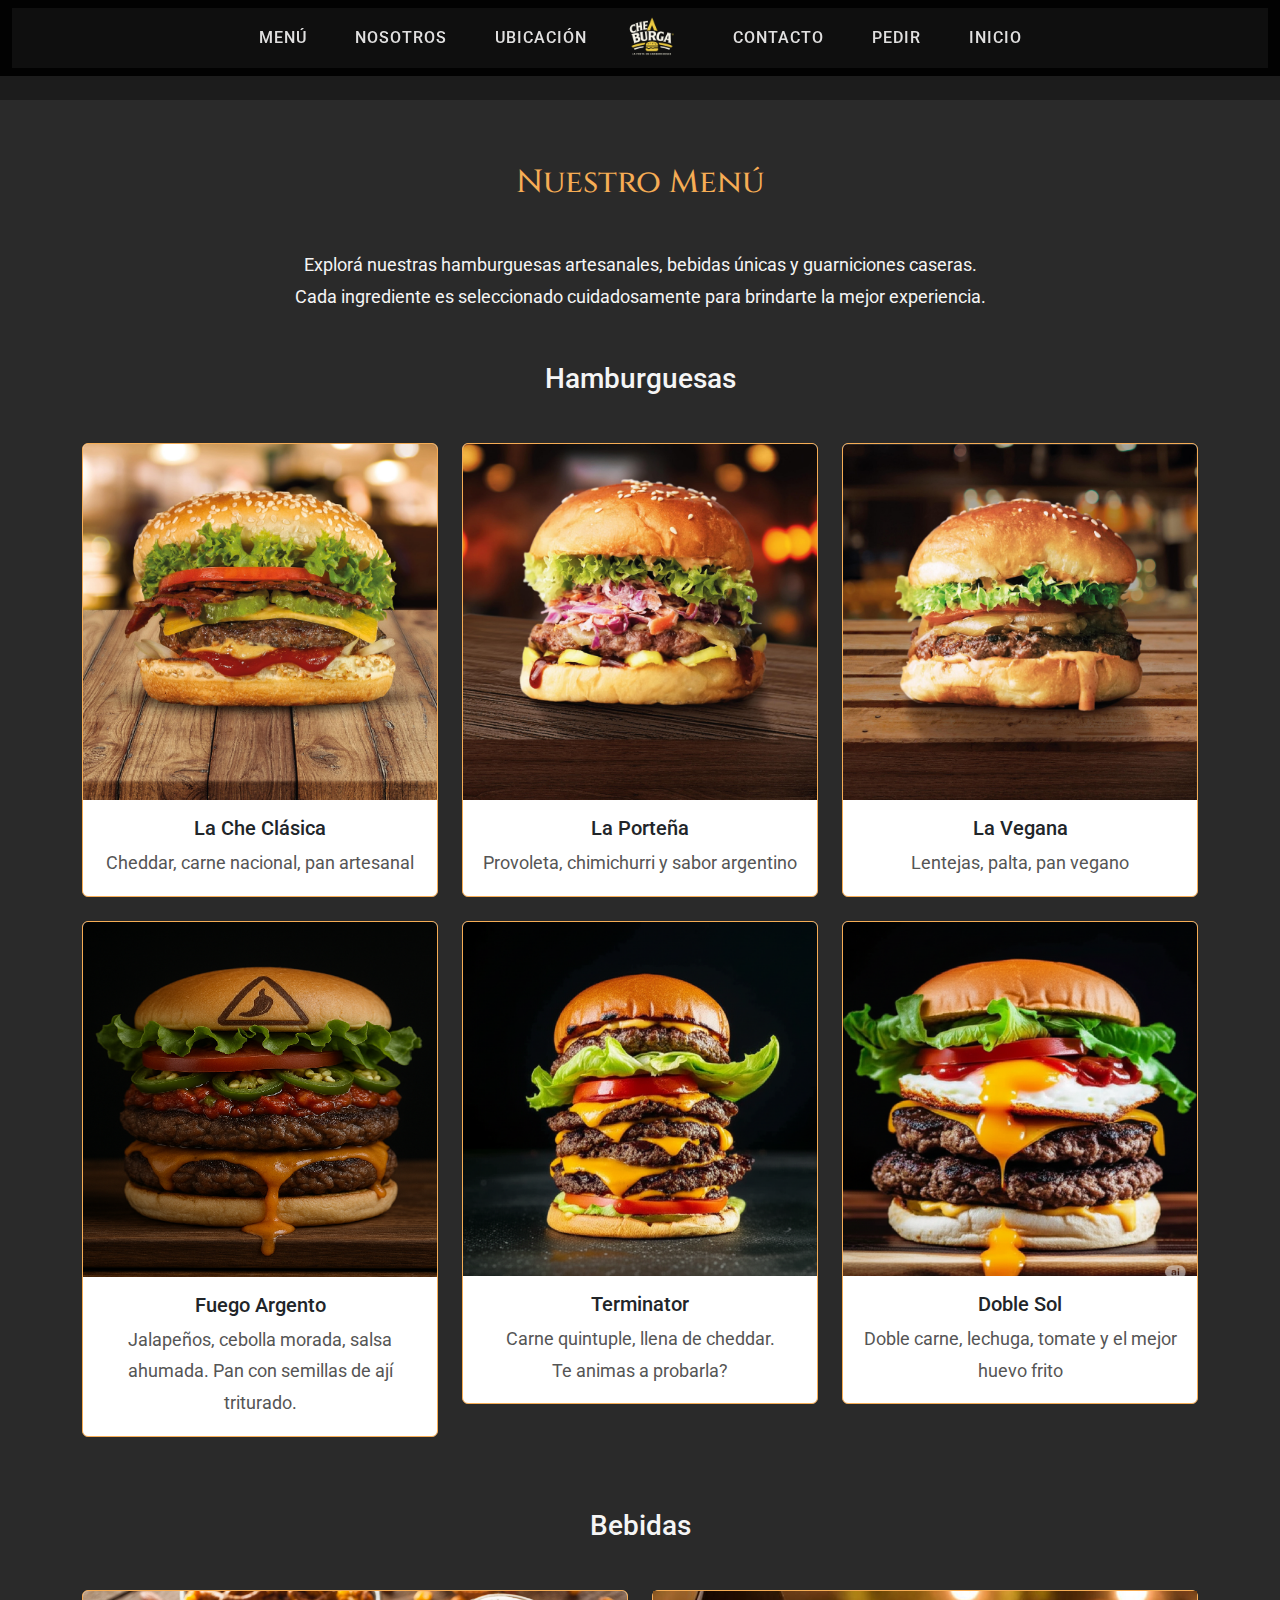
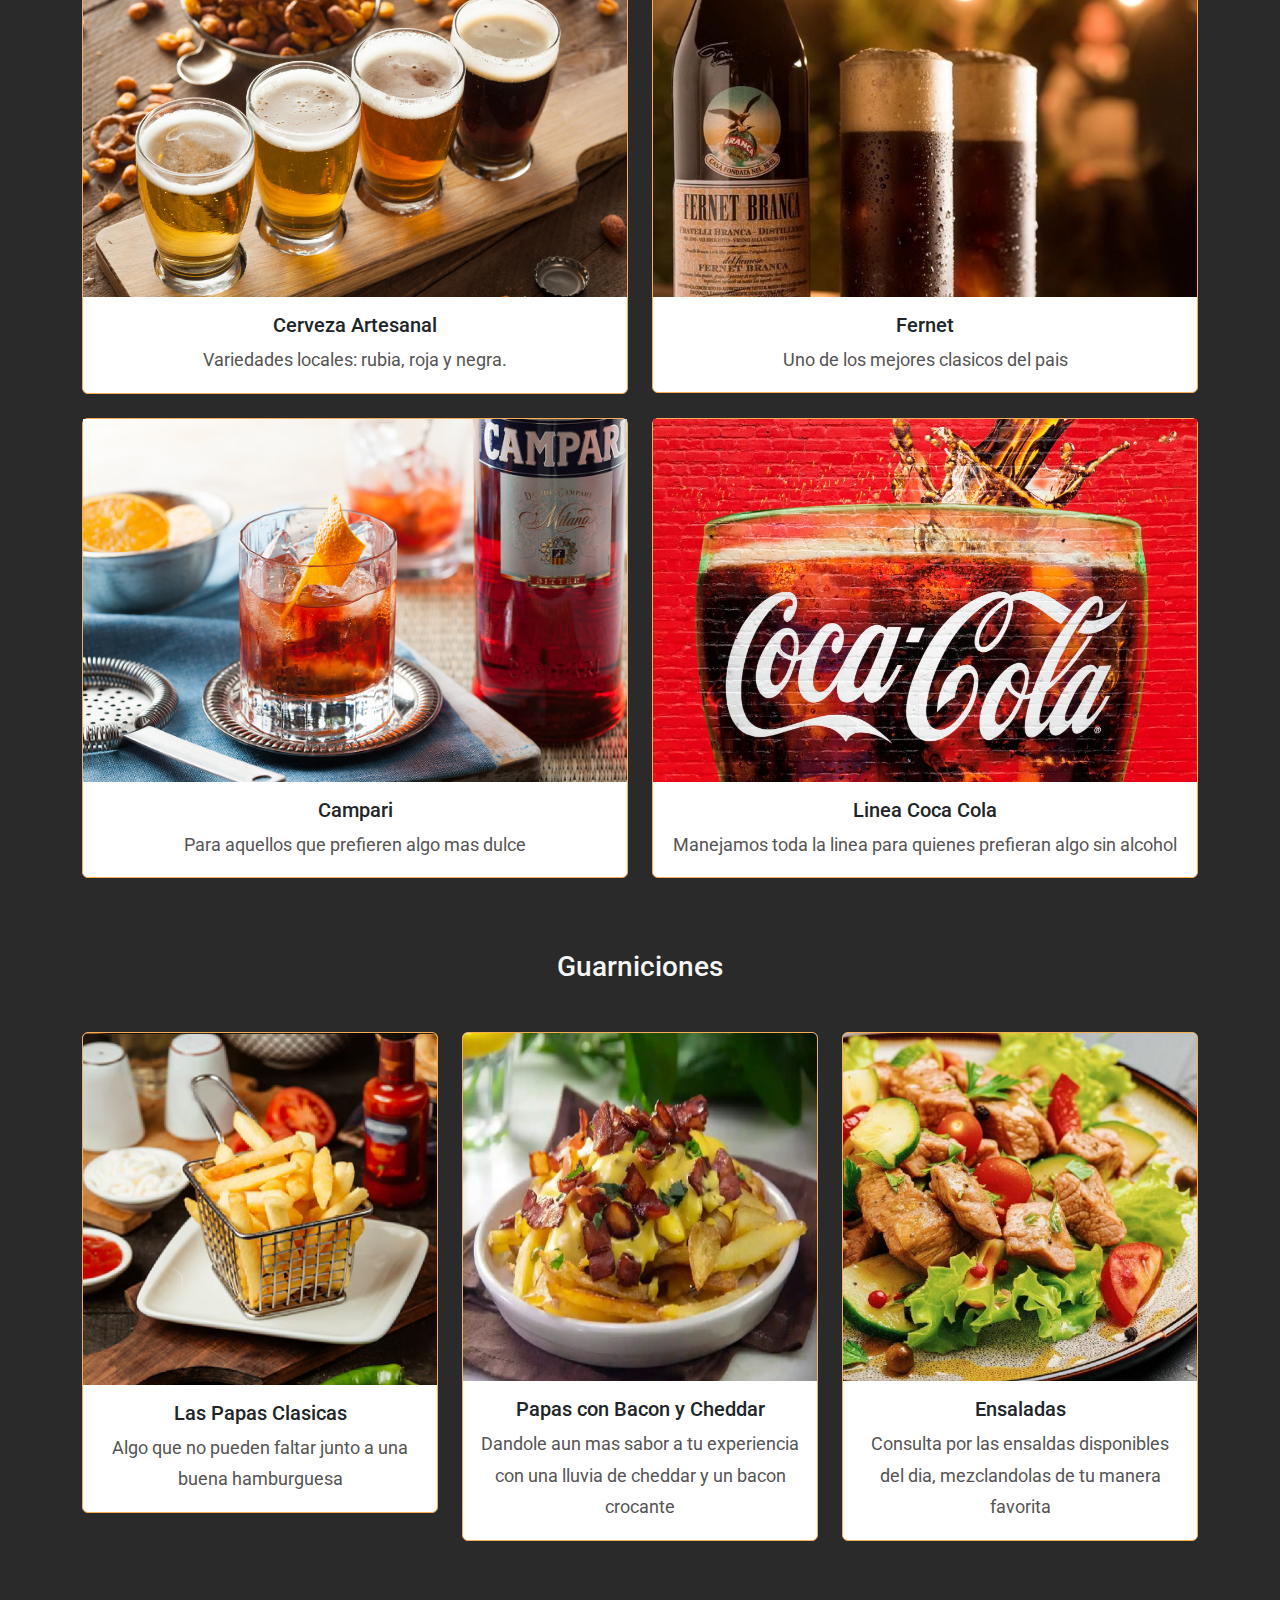
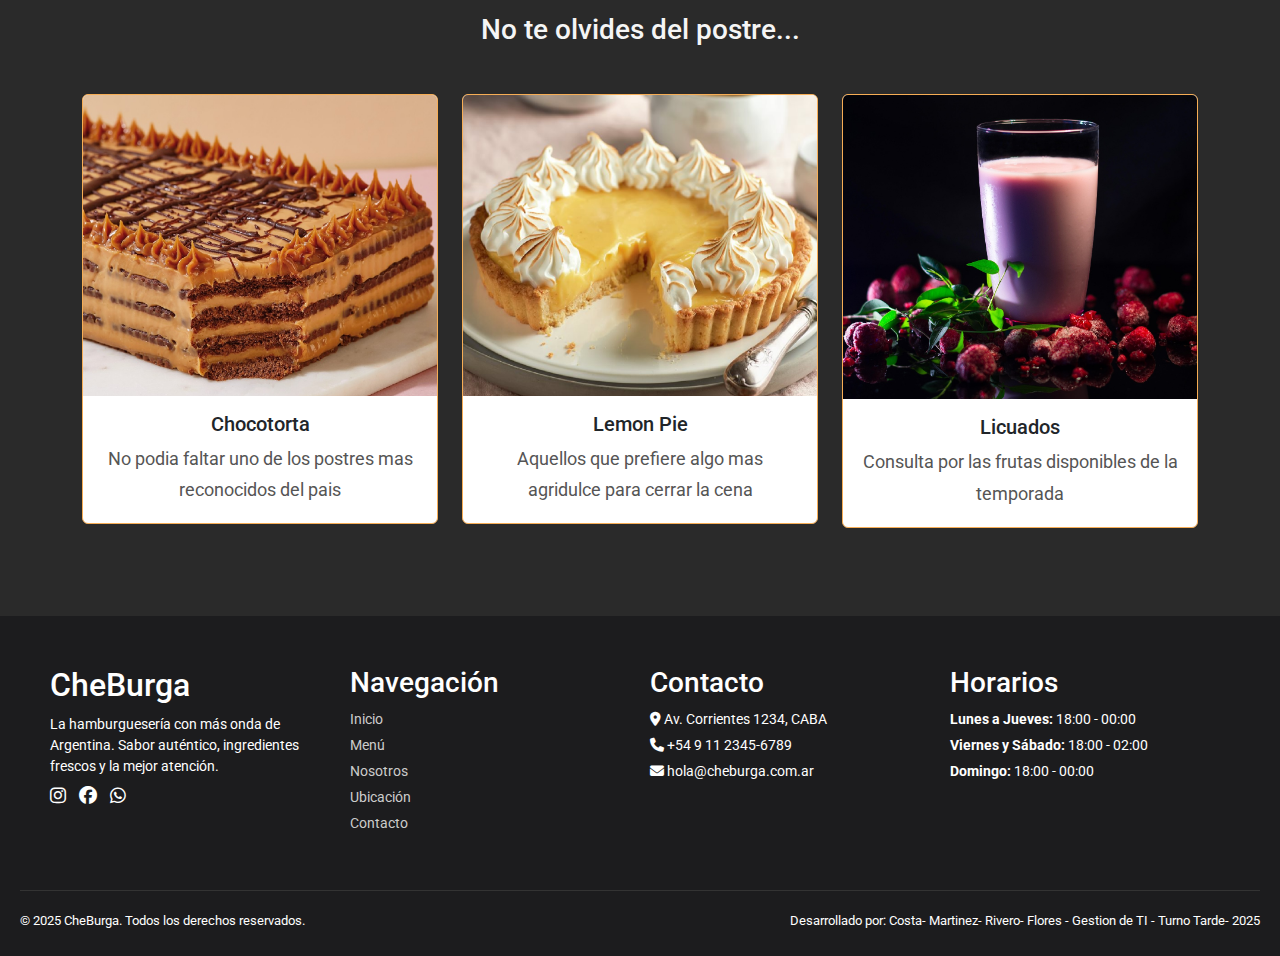
<file: menu.html>
<!DOCTYPE html>
<html lang="es">

<head>
  <meta charset="UTF-8">
  <meta name="viewport" content="width=device-width, initial-scale=1.0">
  <title>CheBurga | Menu</title>
  <meta name="description" content="Página de CheBurga">
  <link href="https://cdn.jsdelivr.net/npm/bootstrap@5.3.2/dist/css/bootstrap.min.css" rel="stylesheet">
  <link href="https://fonts.googleapis.com/css2?family=Cinzel:wght@600&family=Roboto:wght@300;400;700&display=swap"
    rel="stylesheet">
  <link rel="stylesheet" href="https://cdnjs.cloudflare.com/ajax/libs/font-awesome/6.4.0/css/all.min.css">
  <link rel="stylesheet" href="css/styles.css">
  <link rel="icon" href="img/logo.ico" type="image/png">
</head>

<body>

  <nav class="navbar navbar-expand-lg fixed-top">
    <div class="container-fluid">
      <button class="navbar-toggler ms-3" type="button" data-bs-toggle="collapse" data-bs-target="#navbarNav">
        <span class="navbar-toggler-icon"></span>
      </button>
      <a class="navbar-brand mx-auto d-lg-none" href="index.html">
        <img src="img/logo.png" alt="Logo CheBurga" class="navbar-logo">
      </a>
      <div class="collapse navbar-collapse justify-content-center" id="navbarNav">
        <ul class="navbar-nav d-none d-lg-flex align-items-center">
          <div class="navbar-split">
            <li class="nav-item"><a class="nav-link" href="menu.html">Menú</a></li>
            <li class="nav-item"><a class="nav-link" href="nosotros.html">Nosotros</a></li>
            <li class="nav-item"><a class="nav-link" href="ubicacion.html">Ubicación</a></li>
          </div>
          <a class="navbar-brand px-4" href="index.html">
            <img src="img/logo.png" alt="Logo CheBurga" class="navbar-logo">
          </a>
          <div class="navbar-split">
            <li class="nav-item"><a class="nav-link" href="contacto.html">Contacto</a></li>
            <li class="nav-item"><a class="nav-link" href="pedir.html">Pedir</a></li>
            <li class="nav-item"><a class="nav-link" href="index.html">Inicio</a></li>
          </div>
        </ul>
        <ul class="navbar-nav d-lg-none text-center">
          <li class="nav-item"><a class="nav-link" href="menu.html">Menú</a></li>
          <li class="nav-item"><a class="nav-link" href="nosotros.html">Nosotros</a></li>
          <li class="nav-item"><a class="nav-link" href="ubicacion.html">Ubicación</a></li>
          <li class="nav-item"><a class="nav-link" href="contacto.html">Contacto</a></li>
          <li class="nav-item"><a class="nav-link" href="pedir.html">Pedir</a></li>
        </ul>
      </div>
    </div>
  </nav>
  <div style="margin-top: 100px;"></div>

  <section class="section-dark text-center">
    <div class="container">
      <h2 class="mb-5">Nuestro Menú</h2>
      <p class="mb-4" style="max-width: 700px; justify-self: center;">Explorá nuestras hamburguesas artesanales, bebidas únicas y guarniciones caseras. Cada ingrediente
        es seleccionado cuidadosamente para brindarte la mejor experiencia.</p>

      <h3 class="my-5">Hamburguesas</h3>
      <div class="row">
        <div class="col-md-4 mb-4">
          <div class="card" style="border-color: #f6ad55;">
            <img src="img/clasica.jpg" class="card-img-top" alt="La Che Clásica">
            <div class="card-body">
              <h5 class="card-title">La Che Clásica</h5>
              <p class="card-text acento1">Cheddar, carne nacional, pan artesanal</p>
            </div>
          </div>
        </div>
        <div class="col-md-4 mb-4">
          <div class="card" style="border-color: #f6ad55;">
            <img src="img/portenia.jpg" class="card-img-top" alt="La Porteña">
            <div class="card-body">
              <h5 class="card-title">La Porteña</h5>
              <p class="card-text acento1">Provoleta, chimichurri y sabor argentino</p>
            </div>
          </div>
        </div>
        <div class="col-md-4 mb-4">
          <div class="card" style="border-color:#f6ad55 ;">
            <img src="img/vegana.jpg" class="card-img-top" alt="La Vegana">
            <div class="card-body">
              <h5 class="card-title">La Vegana</h5>
              <p class="card-text acento1">Lentejas, palta, pan vegano</p>
            </div>
          </div>
        </div>
        <div class="col-md-4 mb-4">
          <div class="card" style="border-color: #f6ad55;">
            <img src="img/matehum2.png" class="card-img-top" alt="Fuego Argento">
            <div class="card-body">
              <h5 class="card-title">Fuego Argento</h5>
              <p class="card-text acento1">Jalapeños, cebolla morada, salsa ahumada.
                Pan con semillas de ají triturado.</p>
            </div>
          </div>
        </div>
        <div class="col-md-4 mb-4">
          <div class="card" style="border-color:#f6ad55 ;">
            <img src="img/matehum.png" class="card-img-top" alt="Terminator">
            <div class="card-body">
              <h5 class="card-title">Terminator</h5>
              <p class="card-text acento1">Carne quintuple, llena de cheddar. <br>Te animas a probarla?</p>
            </div>
          </div>
        </div>
        <div class="col-md-4 mb-4">
          <div class="card" style="border-color: #f6ad55;">
            <img src="img/matehum3.png" class="card-img-top" alt="Doble Sol">
            <div class="card-body">
              <h5 class="card-title">Doble Sol</h5>
              <p class="card-text acento1">Doble carne, lechuga, tomate y el mejor huevo frito</p>
            </div>
          </div>
        </div>
      </div>
      <h3 class="my-5">Bebidas</h3>
      <div class="row">
        <div class="col-md-6 mb-4">
          <div class="card" style="border-color:#f6ad55;">
            <img src="img/cerveza.jpg" class="card-img-top" alt="Cerveza">
            <div class="card-body">
              <h5 class="card-title">Cerveza Artesanal</h5>
              <p class="card-text acento1">Variedades locales: rubia, roja y negra.</p>
            </div>
          </div>
        </div>
        <div class="col-md-6 mb-4">
          <div class="card" style="border-color: #f6ad55;">
            <img src="img/bebidamat.jpg" clas="card-img-top" alt="Fernet">
            <div class="card-body">
              <h5 class="card-title">Fernet</h5>
              <p class="card-text acento1">Uno de los mejores clasicos del pais</p>
            </div>
          </div>
        </div>
        <div class="col-md-6 mb-4">
          <div class="card" style="border-color: #f6ad55;">
            <img src="img/bebida3.jpg" clas="card-img-top" alt="Campari">
            <div class="card-body">
              <h5 class="card-title">Campari</h5>
              <p class="card-text acento1">Para aquellos que prefieren algo mas dulce</p>
            </div>
          </div>
        </div>
        <div class="col-md-6 mb-4">
          <div class="card" style="border-color: #f6ad55;">
            <img src="img/bebidacoc.webp" clas="card-img-top" alt="Coca Cola">
            <div class="card-body">
              <h5 class="card-title">Linea Coca Cola</h5>
              <p class="card-text acento1">Manejamos toda la linea para quienes prefieran algo sin alcohol</p>
            </div>
          </div>
        </div>
      </div>

      <h3 class="my-5">Guarniciones</h3>

      <div class="row">
        <div class="col-md-4 mb-4">
          <div class="card" style="border-color:#f6ad55 ;">
            <img src="img/papas1.png" class="card-img-top" alt="Papas Clásicas">
            <div class="card-body">
              <h5 class="card-title">Las Papas Clasicas</h5>
              <p class="card-text acento1">Algo que no pueden faltar junto a una buena hamburguesa</p>
            </div>
          </div>
        </div>
        <div class="col-md-4 mb-4">
          <div class="card" style="border-color:#f6ad55 ;">
            <img src="img/papas2.webp" class="card-img-top" alt="Papas con Bacon y Cheddar">
            <div class="card-body">
              <h5 class="card-title">Papas con Bacon y Cheddar</h5>
              <p class="card-text acento1">Dandole aun mas sabor a tu experiencia con una lluvia de cheddar y un bacon
                crocante</p>
            </div>
          </div>
        </div>
        <div class="col-md-4 mb-4">
          <div class="card" style="border-color: #f6ad55;">
            <img src="img/ensalada.png" class="card-img-top" alt="Ensalada">
            <div class="card-body">
              <h5 class="card-title">Ensaladas</h5>
              <p class="card-text acento1">Consulta por las ensaldas disponibles del dia, mezclandolas de tu manera
                favorita</p>
            </div>
          </div>
        </div>
      </div>

      <h3 class="my-5">No te olvides del postre...</h3>

      <div class="row">
        <div class="col-md-4 mb-4">

          <div class="card" style="border-color:#f6ad55;">
            <img src="img/postre1.jpg" class="card-img-top" alt="Chocotorta">
            <div class="card-body">
              <h5 class="card-title">Chocotorta</h5>
              <p class="card-text acento1">No podia faltar uno de los postres mas reconocidos del pais</p>
            </div>
          </div>
        </div>
        <div class="col-md-4 mb-4">
          <div class="card" style="border-color: #f6ad55;">
            <img src="img/postre2.jpg" class="card-img-top" alt="Lemon Pie">
            <div class="card-body">
              <h5 class="card-title">Lemon Pie</h5>
              <p class="card-text acento1">Aquellos que prefiere algo mas agridulce para cerrar la cena</p>
            </div>
          </div>
        </div>
        <div class="col-md-4 mb-4">
          <div class="card" style="border-color: #f6ad55;">
            <img src="img/licaudomate.png" class="card-img-top" alt="Licuados">
            <div class="card-body">
              <h5 class="card-title">Licuados</h5>
              <p class="card-text acento1">Consulta por las frutas disponibles de la temporada</p>
            </div>
          </div>
        </div>
      </div>

  </section>

  <script src="https://cdn.jsdelivr.net/npm/bootstrap@5.3.2/dist/js/bootstrap.bundle.min.js"></script>

  <footer class="footer">
    <div class="footer-container">
      <div class="footer-section">
        <h2>CheBurga</h2>
        <p>La hamburguesería con más onda de Argentina. Sabor auténtico, ingredientes frescos y la mejor atención.
        </p>
        <div class="social-icons">
          <a href="#"><i class="fab fa-instagram"></i></a>
          <a href="#"><i class="fab fa-facebook"></i></a>
          <a href="#"><i class="fab fa-whatsapp"></i></a>
        </div>
      </div>

      <div class="footer-section">
        <h3>Navegación</h3>
        <ul>
          <li><a href="index.html">Inicio</a></li>
          <li><a href="menu.html">Menú</a></li>
          <li><a href="nosotros.html">Nosotros</a></li>
          <li><a href="ubicacion.html">Ubicación</a></li>
          <li><a href="contacto.html">Contacto</a></li>
        </ul>
      </div>

      <div class="footer-section">
        <h3>Contacto</h3>
        <p><i class="fas fa-map-marker-alt"></i> Av. Corrientes 1234, CABA</p>
        <p><i class="fas fa-phone"></i> +54 9 11 2345-6789</p>
        <p><i class="fas fa-envelope"></i> hola@cheburga.com.ar</p>
      </div>

      <div class="footer-section">
        <h3>Horarios</h3>
        <p><strong>Lunes a Jueves:</strong> 18:00 - 00:00</p>
        <p><strong>Viernes y Sábado:</strong> 18:00 - 02:00</p>
        <p><strong>Domingo:</strong> 18:00 - 00:00</p>
      </div>
    </div>
    <div class="footer-bottom">
      <p>© 2025 CheBurga. Todos los derechos reservados.</p>
      <p>Desarrollado por: Costa- Martinez- Rivero- Flores - Gestion de TI - Turno Tarde- 2025</p>
    </div>
  </footer>

</body>

</html>
</file>
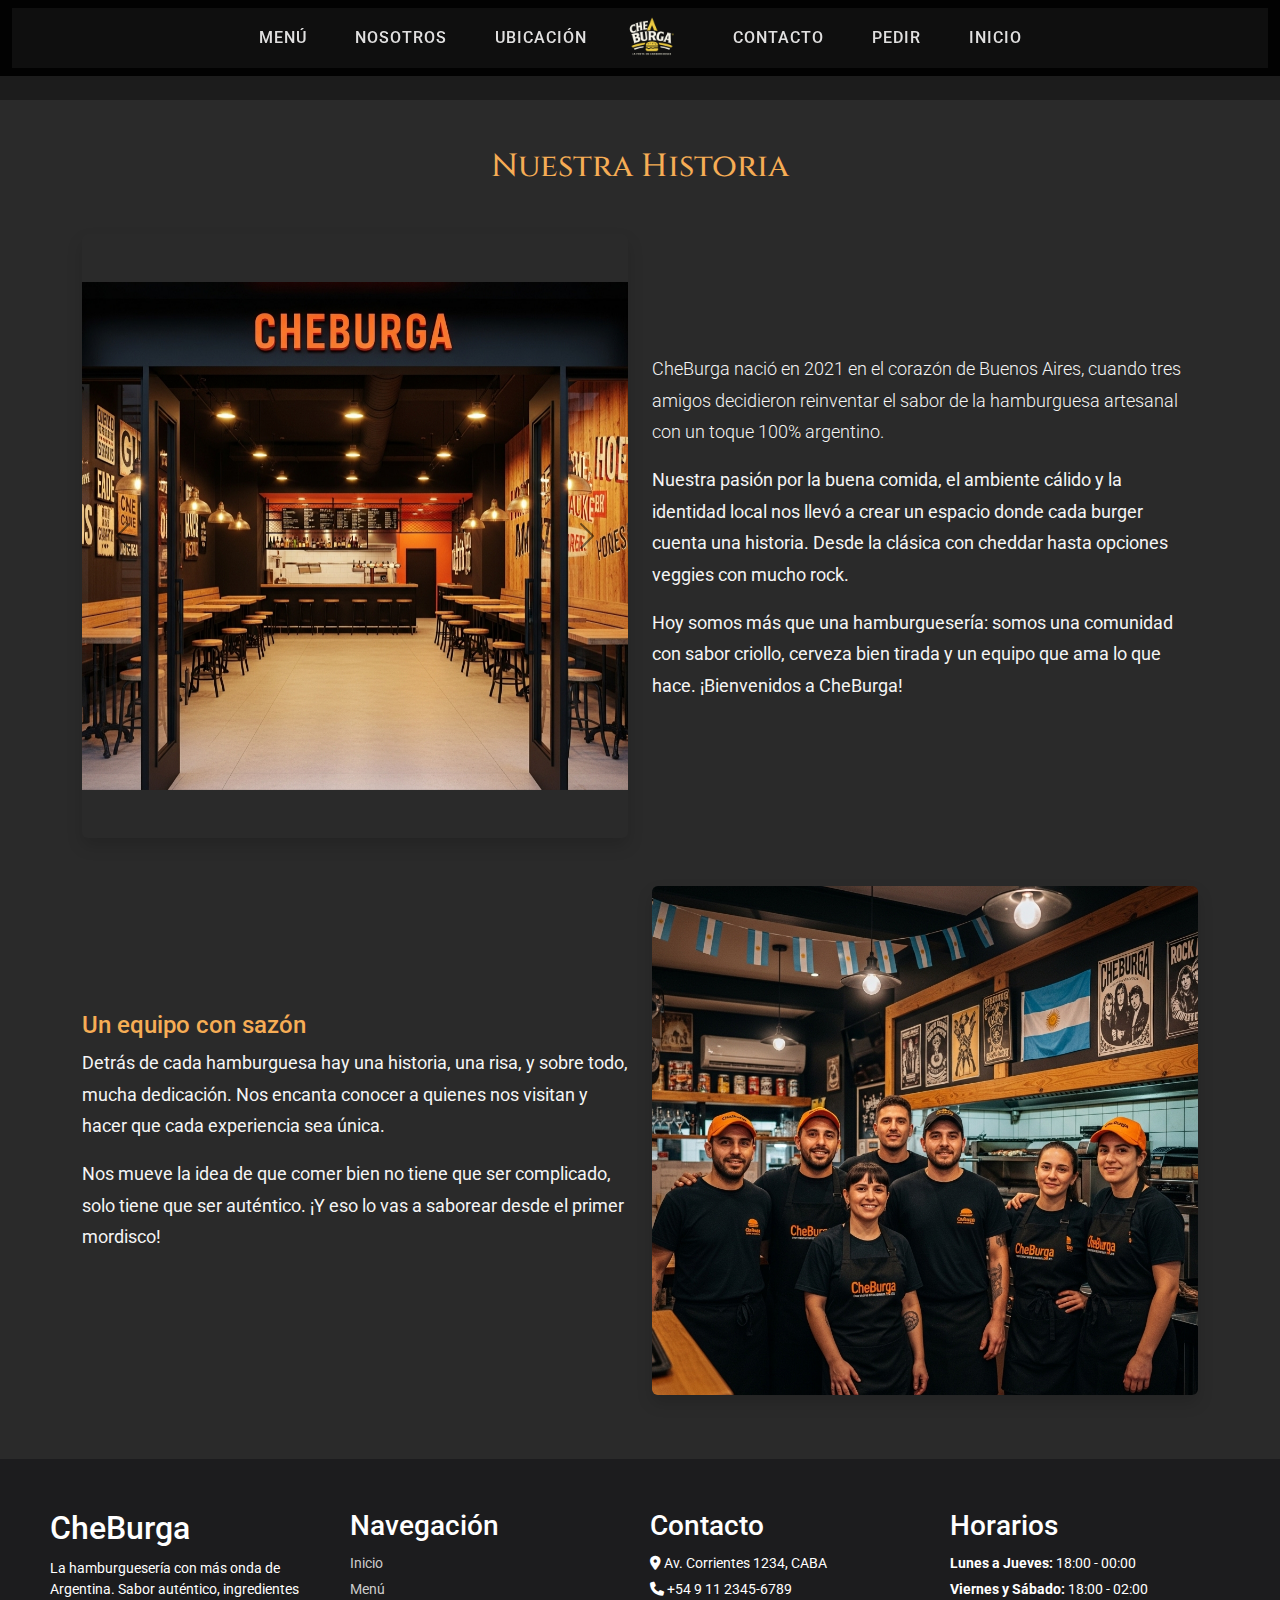
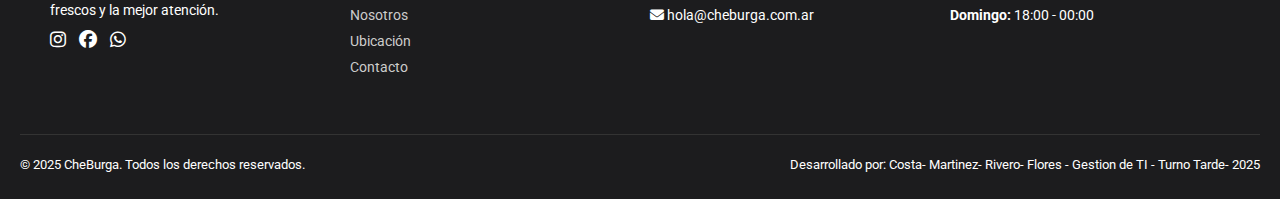
<file: nosotros.html>
<!DOCTYPE html>
<html lang="es">

<head>
  <meta charset="UTF-8">
  <meta name="viewport" content="width=device-width, initial-scale=1.0">
  <title>CheBurga | Menu</title>
  <meta name="description" content="Página de CheBurga">
  <link href="https://cdn.jsdelivr.net/npm/bootstrap@5.3.2/dist/css/bootstrap.min.css" rel="stylesheet">
  <link href="https://fonts.googleapis.com/css2?family=Cinzel:wght@600&family=Roboto:wght@300;400;700&display=swap"
    rel="stylesheet">
  <link rel="stylesheet" href="https://cdnjs.cloudflare.com/ajax/libs/font-awesome/6.4.0/css/all.min.css">
  <link rel="stylesheet" href="css/styles.css">
  <link rel="icon" href="img/logo.ico" type="image/png">
</head>

<body>

  <nav class="navbar navbar-expand-lg fixed-top">
    <div class="container-fluid">
      <button class="navbar-toggler ms-3" type="button" data-bs-toggle="collapse" data-bs-target="#navbarNav">
        <span class="navbar-toggler-icon"></span>
      </button>
      <a class="navbar-brand mx-auto d-lg-none" href="index.html">
        <img src="img/logo.png" alt="Logo CheBurga" class="navbar-logo">
      </a>
      <div class="collapse navbar-collapse justify-content-center" id="navbarNav">
        <ul class="navbar-nav d-none d-lg-flex align-items-center">
          <div class="navbar-split">
            <li class="nav-item"><a class="nav-link" href="menu.html">Menú</a></li>
            <li class="nav-item"><a class="nav-link" href="nosotros.html">Nosotros</a></li>
            <li class="nav-item"><a class="nav-link" href="ubicacion.html">Ubicación</a></li>
          </div>
          <a class="navbar-brand px-4" href="index.html">
            <img src="img/logo.png" alt="Logo CheBurga" class="navbar-logo">
          </a>
          <div class="navbar-split">
            <li class="nav-item"><a class="nav-link" href="contacto.html">Contacto</a></li>
            <li class="nav-item"><a class="nav-link" href="pedir.html">Pedir</a></li>
            <li class="nav-item"><a class="nav-link" href="index.html">Inicio</a></li>
          </div>
        </ul>
        <ul class="navbar-nav d-lg-none text-center">
          <li class="nav-item"><a class="nav-link" href="menu.html">Menú</a></li>
          <li class="nav-item"><a class="nav-link" href="nosotros.html">Nosotros</a></li>
          <li class="nav-item"><a class="nav-link" href="ubicacion.html">Ubicación</a></li>
          <li class="nav-item"><a class="nav-link" href="contacto.html">Contacto</a></li>
          <li class="nav-item"><a class="nav-link" href="pedir.html">Pedir</a></li>
        </ul>
      </div>
    </div>
  </nav>
  <div style="margin-top: 100px;"></div>


  <section class="section-dark text-center mt-5 pt-5">
    <div class="container">
      <h2 class="mb-5">Nuestra Historia</h2>
      <div class="row align-items-center mb-5">
        <div class="col-lg-6 mb-4 mb-lg-0">
          <div id="localCarousel" class="carousel slide" data-bs-ride="carousel">
            <div class="carousel-inner rounded shadow">
              <div class="carousel-item active">
                <img src="img/fachada.png" class="d-block w-100" alt="Interior CheBurga 1">
              </div>
              <div class="carousel-item">
                <img src="img/burga.png" class="d-block w-100" alt="Interior CheBurga 2">
              </div>
              <div class="carousel-item">
                <img src="img/barra.png" class="d-block w-100" alt="Interior CheBurga 3">
              </div>
              <div class="carousel-item">
                <img src="img/cocina.png" class="d-block w-100" alt="Interior CheBurga 4">
              </div>
            </div>
            <button class="carousel-control-prev" type="button" data-bs-target="#localCarousel" data-bs-slide="prev">
              <span class="carousel-control-prev-icon" aria-hidden="true"></span>
            </button>
            <button class="carousel-control-next" type="button" data-bs-target="#localCarousel" data-bs-slide="next">
              <span class="carousel-control-next-icon" aria-hidden="true"></span>
            </button>
          </div>
        </div>
        <div class="col-lg-6 text-start">
          <p class="lead">
            CheBurga nació en 2021 en el corazón de Buenos Aires, cuando tres amigos decidieron reinventar el sabor de
            la hamburguesa artesanal con un toque 100% argentino.
          </p>
          <p>
            Nuestra pasión por la buena comida, el ambiente cálido y la identidad local nos llevó a crear un espacio
            donde cada burger cuenta una historia. Desde la clásica con cheddar hasta opciones veggies con mucho rock.
          </p>
          <p>
            Hoy somos más que una hamburguesería: somos una comunidad con sabor criollo, cerveza bien tirada y un equipo
            que ama lo que hace. ¡Bienvenidos a CheBurga!
          </p>
        </div>
      </div>
      <div class="row align-items-center flex-lg-row-reverse">
        <div class="col-lg-6 mb-4 mb-lg-0">
          <img src="img/personal.png" alt="El equipo de CheBurga" class="img-fluid rounded shadow">
        </div>
        <div class="col-lg-6 text-start">
          <h4 class="acento">Un equipo con sazón</h4>
          <p>
            Detrás de cada hamburguesa hay una historia, una risa, y sobre todo, mucha dedicación. Nos encanta conocer a
            quienes nos visitan y hacer que cada experiencia sea única.
          </p>
          <p>
            Nos mueve la idea de que comer bien no tiene que ser complicado, solo tiene que ser auténtico. ¡Y eso lo vas
            a saborear desde el primer mordisco!
          </p>
        </div>
      </div>
    </div>
  </section>

  <script src="https://cdn.jsdelivr.net/npm/bootstrap@5.3.2/dist/js/bootstrap.bundle.min.js"></script>

  <footer class="footer">
    <div class="footer-container">
        <div class="footer-section">
            <h2>CheBurga</h2>
            <p>La hamburguesería con más onda de Argentina. Sabor auténtico, ingredientes frescos y la mejor atención.
            </p>
            <div class="social-icons">
                <a href="#"><i class="fab fa-instagram"></i></a>
                <a href="#"><i class="fab fa-facebook"></i></a>
                <a href="#"><i class="fab fa-whatsapp"></i></a>
            </div>
        </div>

        <div class="footer-section">
            <h3>Navegación</h3>
            <ul>
                <li><a href="index.html">Inicio</a></li>
                <li><a href="menu.html">Menú</a></li>
                <li><a href="nosotros.html">Nosotros</a></li>
                <li><a href="ubicacion.html">Ubicación</a></li>
                <li><a href="contacto.html">Contacto</a></li>
            </ul>
        </div>

        <div class="footer-section">
            <h3>Contacto</h3>
            <p><i class="fas fa-map-marker-alt"></i> Av. Corrientes 1234, CABA</p>
            <p><i class="fas fa-phone"></i> +54 9 11 2345-6789</p>
            <p><i class="fas fa-envelope"></i> hola@cheburga.com.ar</p>
        </div>

        <div class="footer-section">
            <h3>Horarios</h3>
            <p><strong>Lunes a Jueves:</strong> 18:00 - 00:00</p>
            <p><strong>Viernes y Sábado:</strong> 18:00 - 02:00</p>
            <p><strong>Domingo:</strong> 18:00 - 00:00</p>
        </div>
    </div>
    <div class="footer-bottom">
        <p>© 2025 CheBurga. Todos los derechos reservados.</p>
        <p>Desarrollado por: Costa- Martinez- Rivero- Flores - Gestion de TI - Turno Tarde- 2025</p>
    </div>
</footer>

</body>

</html>
</file>
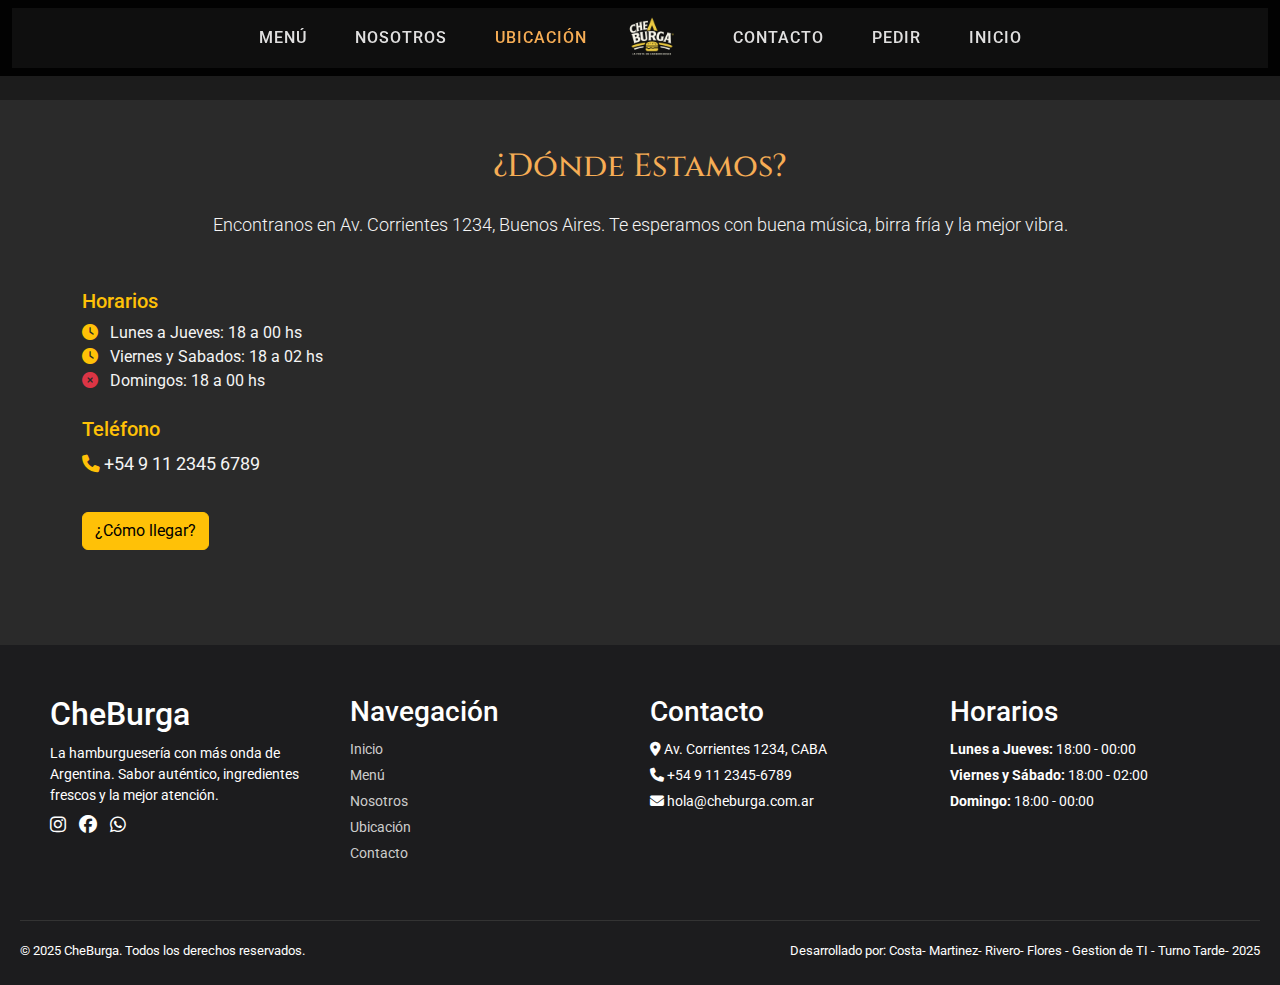
<file: ubicacion.html>
<!DOCTYPE html>
<html lang="es">
<head>
  <meta charset="UTF-8">
  <meta name="viewport" content="width=device-width, initial-scale=1.0">
  <title>CheBurga | Ubicación</title>
  <meta name="description" content="Página de CheBurga">
  <link href="https://cdn.jsdelivr.net/npm/bootstrap@5.3.2/dist/css/bootstrap.min.css" rel="stylesheet">
  <link href="https://fonts.googleapis.com/css2?family=Cinzel:wght@600&family=Roboto:wght@300;400;700&display=swap" rel="stylesheet">
  <link rel="stylesheet" href="https://cdnjs.cloudflare.com/ajax/libs/font-awesome/6.4.0/css/all.min.css">
  <link rel="stylesheet" href="https://cdnjs.cloudflare.com/ajax/libs/animate.css/4.1.1/animate.min.css" />
  <link rel="stylesheet" href="css/styles.css">
  <link rel="icon" href="img/logo.ico" type="image/png">
</head>
<body>

<nav class="navbar navbar-expand-lg fixed-top">
  <div class="container-fluid">
    <button class="navbar-toggler ms-3" type="button" data-bs-toggle="collapse" data-bs-target="#navbarNav">
      <span class="navbar-toggler-icon"></span>
    </button>
    <a class="navbar-brand mx-auto d-lg-none" href="index.html">
      <img src="img/logo.png" alt="Logo CheBurga" class="navbar-logo">
    </a>
    <div class="collapse navbar-collapse justify-content-center" id="navbarNav">
      <ul class="navbar-nav d-none d-lg-flex align-items-center">
        <div class="navbar-split">
          <li class="nav-item"><a class="nav-link" href="menu.html">Menú</a></li>
          <li class="nav-item"><a class="nav-link" href="nosotros.html">Nosotros</a></li>
          <li class="nav-item"><a class="nav-link active" href="ubicacion.html">Ubicación</a></li>
        </div>
        <a class="navbar-brand px-4" href="index.html">
          <img src="img/logo.png" alt="Logo CheBurga" class="navbar-logo">
        </a>
        <div class="navbar-split">
          <li class="nav-item"><a class="nav-link" href="contacto.html">Contacto</a></li>
          <li class="nav-item"><a class="nav-link" href="pedir.html">Pedir</a></li>
          <li class="nav-item"><a class="nav-link" href="index.html">Inicio</a></li>
        </div>
      </ul>
      <ul class="navbar-nav d-lg-none text-center">
        <li class="nav-item"><a class="nav-link" href="menu.html">Menú</a></li>
        <li class="nav-item"><a class="nav-link" href="nosotros.html">Nosotros</a></li>
        <li class="nav-item"><a class="nav-link active" href="ubicacion.html">Ubicación</a></li>
        <li class="nav-item"><a class="nav-link" href="contacto.html">Contacto</a></li>
        <li class="nav-item"><a class="nav-link" href="pedir.html">Pedir</a></li>
      </ul>
    </div>
  </div>
</nav>
<div style="margin-top: 100px;"></div>

<section class="section-dark text-center py-5 animate__animated animate__fadeIn">
  <div class="container">
    <h2 class="mb-4">¿Dónde Estamos?</h2>
    <p class="lead mb-4">Encontranos en Av. Corrientes 1234, Buenos Aires. Te esperamos con buena música, birra fría y la mejor vibra.</p>
    <div class="row mb-4 align-items-center">
      <div class="col-md-6 text-start animate__animated animate__fadeInLeft">
        <h5 class="text-warning">Horarios</h5>
        <ul class="list-unstyled">
          <li><i class="fas fa-clock text-warning me-2"></i> Lunes a Jueves: 18 a 00 hs</li>
          <li><i class="fas fa-clock text-warning me-2"></i> Viernes y Sabados: 18 a 02 hs</li>
          <li><i class="fas fa-times-circle text-danger me-2"></i> Domingos: 18 a 00 hs</li>
        </ul>
        <h5 class="mt-4 text-warning">Teléfono</h5>
        <p><i class="fas fa-phone text-warning"></i> +54 9 11 2345 6789</p>
        <a href="https://www.google.com/maps/place/Av.+Siempre+Viva+742,+Buenos+Aires" target="_blank" class="btn btn-warning mt-3">¿Cómo llegar?</a>
      </div>
      <div class="col-md-6 animate__animated animate__fadeInRight">
        <iframe src="https://maps.google.com/maps?q=av.%20siempre%20viva%20742&t=&z=17&ie=UTF8&iwloc=&output=embed" width="100%" height="300" style="border:0;" allowfullscreen="" loading="lazy"></iframe>
      </div>
    </div>
  </div>
</section>

<script src="https://cdn.jsdelivr.net/npm/bootstrap@5.3.2/dist/js/bootstrap.bundle.min.js"></script>


  <footer class="footer">
    <div class="footer-container">
        <div class="footer-section">
            <h2>CheBurga</h2>
            <p>La hamburguesería con más onda de Argentina. Sabor auténtico, ingredientes frescos y la mejor atención.
            </p>
            <div class="social-icons">
                <a href="#"><i class="fab fa-instagram"></i></a>
                <a href="#"><i class="fab fa-facebook"></i></a>
                <a href="#"><i class="fab fa-whatsapp"></i></a>
            </div>
        </div>

        <div class="footer-section">
            <h3>Navegación</h3>
            <ul>
                <li><a href="index.html">Inicio</a></li>
                <li><a href="menu.html">Menú</a></li>
                <li><a href="nosotros.html">Nosotros</a></li>
                <li><a href="ubicacion.html">Ubicación</a></li>
                <li><a href="contacto.html">Contacto</a></li>
            </ul>
        </div>

        <div class="footer-section">
            <h3>Contacto</h3>
            <p><i class="fas fa-map-marker-alt"></i> Av. Corrientes 1234, CABA</p>
            <p><i class="fas fa-phone"></i> +54 9 11 2345-6789</p>
            <p><i class="fas fa-envelope"></i> hola@cheburga.com.ar</p>
        </div>

        <div class="footer-section">
            <h3>Horarios</h3>
            <p><strong>Lunes a Jueves:</strong> 18:00 - 00:00</p>
            <p><strong>Viernes y Sábado:</strong> 18:00 - 02:00</p>
            <p><strong>Domingo:</strong> 18:00 - 00:00</p>
        </div>
    </div>
    <div class="footer-bottom">
        <p>© 2025 CheBurga. Todos los derechos reservados.</p>
        <p>Desarrollado por: Costa- Martinez- Rivero- Flores - Gestion de TI - Turno Tarde- 2025</p>
    </div>
</footer>
</body>
</html>
</file>
<file: css/styles.css>
body {
    font-family: 'Roboto', sans-serif;
    color: #f5f5f5;
    background-color: #1c1c1c;
}

.navbar {
    background-color: rgba(0, 0, 0, 0.9);
}

.navbar .nav-link {
    color: #f5f5f5;
    font-weight: 500;
    text-transform: uppercase;
    letter-spacing: 1px;
    margin: 0 0.5rem;
}

.navbar .nav-link:hover,
.navbar .nav-link.active {
    color: #f6ad55;
}

.navbar-logo {
    max-height: 50px;
}

.navbar-split {
    flex: 1;
    display: flex;
    justify-content: center;
    gap: 1rem;
}

.acento {
    color: #f6ad55;
}

.acento1 {
    color: #555;
}

.navbar-toggler {
    border: none;
}

.navbar-toggler-icon {
    background-image: url("data:image/svg+xml;charset=utf8,%3Csvg viewBox='0 0 30 30' xmlns='http://www.w3.org/2000/svg'%3E%3Cpath stroke='%23f6ad55' stroke-width='2' stroke-linecap='round' stroke-miterlimit='10' d='M4 7h22M4 15h22M4 23h22'/%3E%3C/svg%3E");
}

.navbar-collapse {
    background-color: rgba(17, 17, 17, 0.89);
}

.navbar-collapse .nav-link {
    color: #eeededf1;
}

.navbar-collapse .nav-link:hover {
    color: #f6ad55;
}

.hero-video {
    position: absolute;
    top: 0;
    left: 0;
    width: 100%;
    height: 100%;
    object-fit: cover;
    z-index: -1;
}

.hero-overlay {
    position: absolute;
    top: 0;
    left: 0;
    width: 100%;
    height: 100%;
    background-color: rgba(0, 0, 0, 0.5);
}

.hero-content {
    height: 100vh;
    display: flex;
    align-items: center;
    justify-content: center;
    flex-direction: column;
    text-align: center;
    position: relative;
    z-index: 1;
}

.hero-content img {
    max-width: 300px;
    margin-bottom: 1.5rem;
}

.hero-content p {
    font-size: 1.2rem;
    margin-bottom: 2rem;
}

.btn-cta {
    font-size: 1.2rem;
    padding: 0.75rem 2rem;
    border-radius: 30px;
}

.carousel-inner {
    padding: 3rem 0;
}

.carousel-item .card {
    background-color: #2a2a2a;
    color: #fff;
    border: none;
    border-radius: 15px;
    overflow: hidden;
    transition: transform 0.3s ease;
}

.carousel-item .card:hover {
    transform: translateY(-5px);
    box-shadow: 0 10px 30px rgba(0, 0, 0, 0.5);
}

.carousel-item .card img {
    object-fit: cover;
    height: 200px;
}

.carousel-control-prev-icon,
.carousel-control-next-icon {
    filter: invert(1);
}

.section-dark {
    background-color: #2a2a2a;
    padding: 4rem 0;
}

.section-dark h2 {
    font-family: 'Cinzel', serif;
    color: #f6ad55;
}

.section-dark p {
    font-size: 1.1rem;
    line-height: 1.8;
}

.section-dark img {
    transition: transform 0.3s ease;
}

.section-dark img:hover {
    transform: scale(1.02);
}

@media (max-width: 991px) {
    .navbar-collapse {
        padding: 1rem;
        text-align: center;
    }

    .navbar-brand {
        margin-left: auto;
        margin-right: auto;
    }
}

/* mate */
.bg-black {
    background-color: #000;
    padding: 6rem 0;
}

.rounded-4 {
    border-radius: 1.5rem;
}

.delivery-subtitle {
    font-family: 'Roboto', sans-serif;
    font-size: 1.2rem;
    color: #555;
    font-weight: 400;
    margin-bottom: 2rem;
}

.delivery-platforms {
    display: flex;
    flex-direction: column;
    gap: 1rem;
}

.platform-item {
    display: flex;
    align-items: center;
    text-decoration: none;
    transition: transform 0.3s;
}

.platform-item:hover {
    transform: translateX(5px);
}

.platform-logo {
    width: 50px;
    height: 50px;
    border-radius: 50%;
    background-color: #f8f9fa;
    display: flex;
    align-items: center;
    justify-content: center;
    margin-right: 15px;
    overflow: hidden;
    box-shadow: 0 2px 8px rgba(0, 0, 0, 0.1);
}

.platform-logo img {
    width: 100%;
    height: 100%;
    object-fit: cover;
}

.platform-name {
    font-family: 'Roboto', sans-serif;
    font-size: 1rem;
    font-weight: 600;
    color: #333;
}

.delivery-image {
    width: 100%;
    height: 100%;
    object-fit: cover;
    min-height: 350px;
}

@media (max-width: 992px) {
    .delivery-title {
        font-size: 1.8rem;
    }

    .delivery-subtitle {
        font-size: 1.1rem;
    }

    .delivery-image {
        min-height: 250px;
    }

    .platform-logo {
        width: 45px;
        height: 45px;
    }

    .platform-name {
        font-size: 0.9rem;
    }
}


.section-about {
    background-color: #2a2a2a;
    padding: 6rem 0;
    color: #e2e2e2;
}

.about-title {
    font-family: 'Roboto', sans-serif;
    font-size: 2.5rem;
    font-weight: 900;
    text-transform: uppercase;
    letter-spacing: 1px;
    color: #f6ad55;
    border-bottom: 3px solid #f6ad55;
    display: inline-block;
    padding-bottom: 0.5rem;
    margin-bottom: 2rem;
}

.about-text {
    font-size: 1.1rem;
    line-height: 1.8;
    margin-bottom: 1.5rem;
}

.about-img {
    width: 100%;
    max-height: 600px;
    object-fit: cover;
    border-radius: 8px;
    border: 3px solid #f6ad55;
    box-shadow: 0 8px 20px rgba(0, 0, 0, 0.3);
}

@media (max-width: 992px) {
    .section-about {
        text-align: center;
        padding: 4rem 0;
    }

    .about-title {
        font-size: 2rem;
    }

    .about-text {
        font-size: 1rem;
    }

    .about-btn {
        width: 100%;
        max-width: 300px;
    }
}

/* FOTER */
.footer {
    background-color: #1c1c1e;
    color: white;
    padding: 40px 20px 20px;
    font-size: 14px;
}

.footer-container {
    display: flex;
    flex-wrap: wrap;
    justify-content: space-between;
    max-width: 1200px;
    margin: 0 auto;
}

.footer-section {
    flex: 1 1 200px;
    margin: 10px;
    min-width: 250px;
}

.footer-section h2,
.footer-section h3 {
    margin-bottom: 10px;
}

.footer-section p,
.footer-section li {
    margin: 5px 0;
}

.footer-section ul {
    list-style: none;
    padding: 0;
}

.footer-section ul li a {
    color: #ccc;
    text-decoration: none;
}

.footer-section ul li a:hover {
    text-decoration: underline;
}

.social-icons a {
    margin-right: 10px;
    color: white;
    font-size: 18px;
}

.social-icons a:hover {
    color: #ffcc00;
}

.footer-bottom {
    border-top: 1px solid #333;
    margin-top: 30px;
    padding-top: 15px;
    display: flex;
    justify-content: space-between;
    flex-wrap: wrap;
    font-size: 13px;
    text-align: center;
}

.footer-bottom p {
    margin: 5px 0;
}

@media (max-width: 768px) {
    .footer-container {
        flex-direction: column;
        align-items: center;
        text-align: center;
    }

    .footer-section {
        flex: 1 1 100%;
        max-width: 100%;
        margin: 20px 0;
    }

    .footer-bottom {
        flex-direction: column;
        align-items: center;
    }
}
</file>
